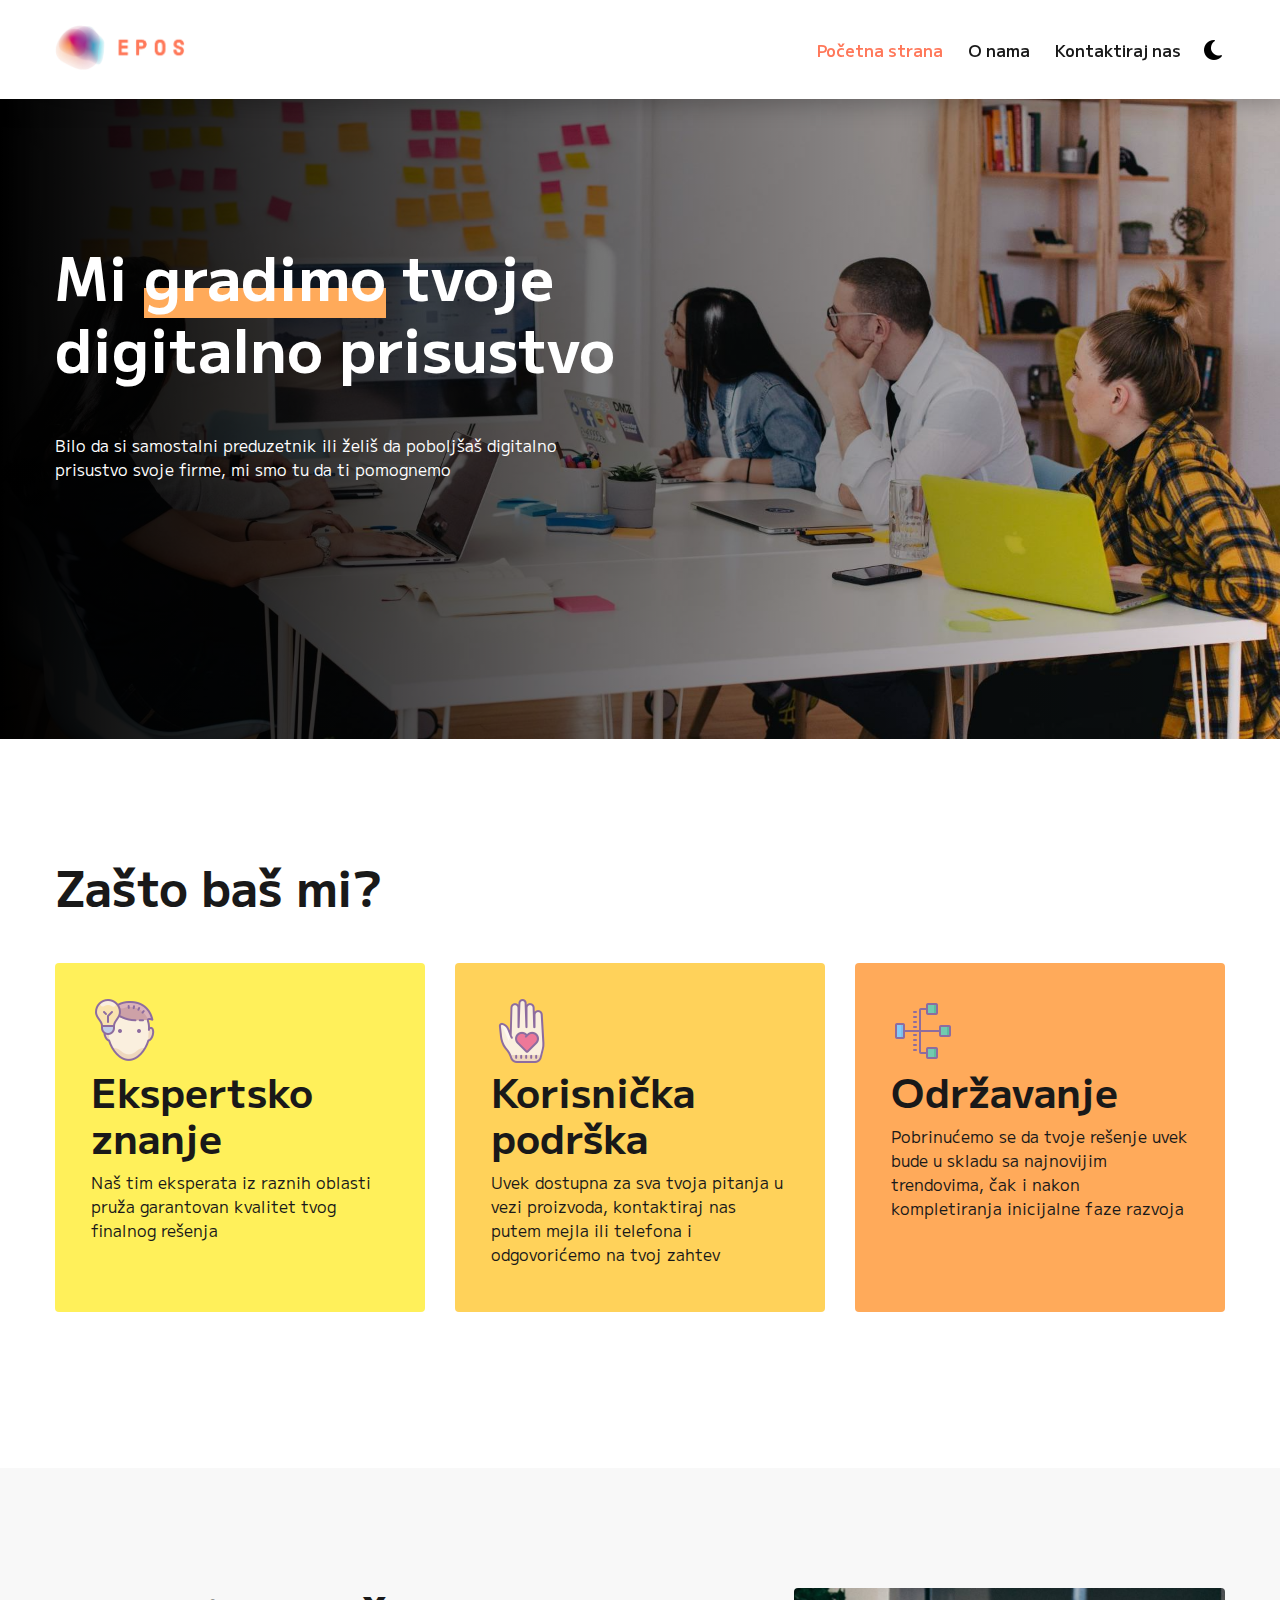
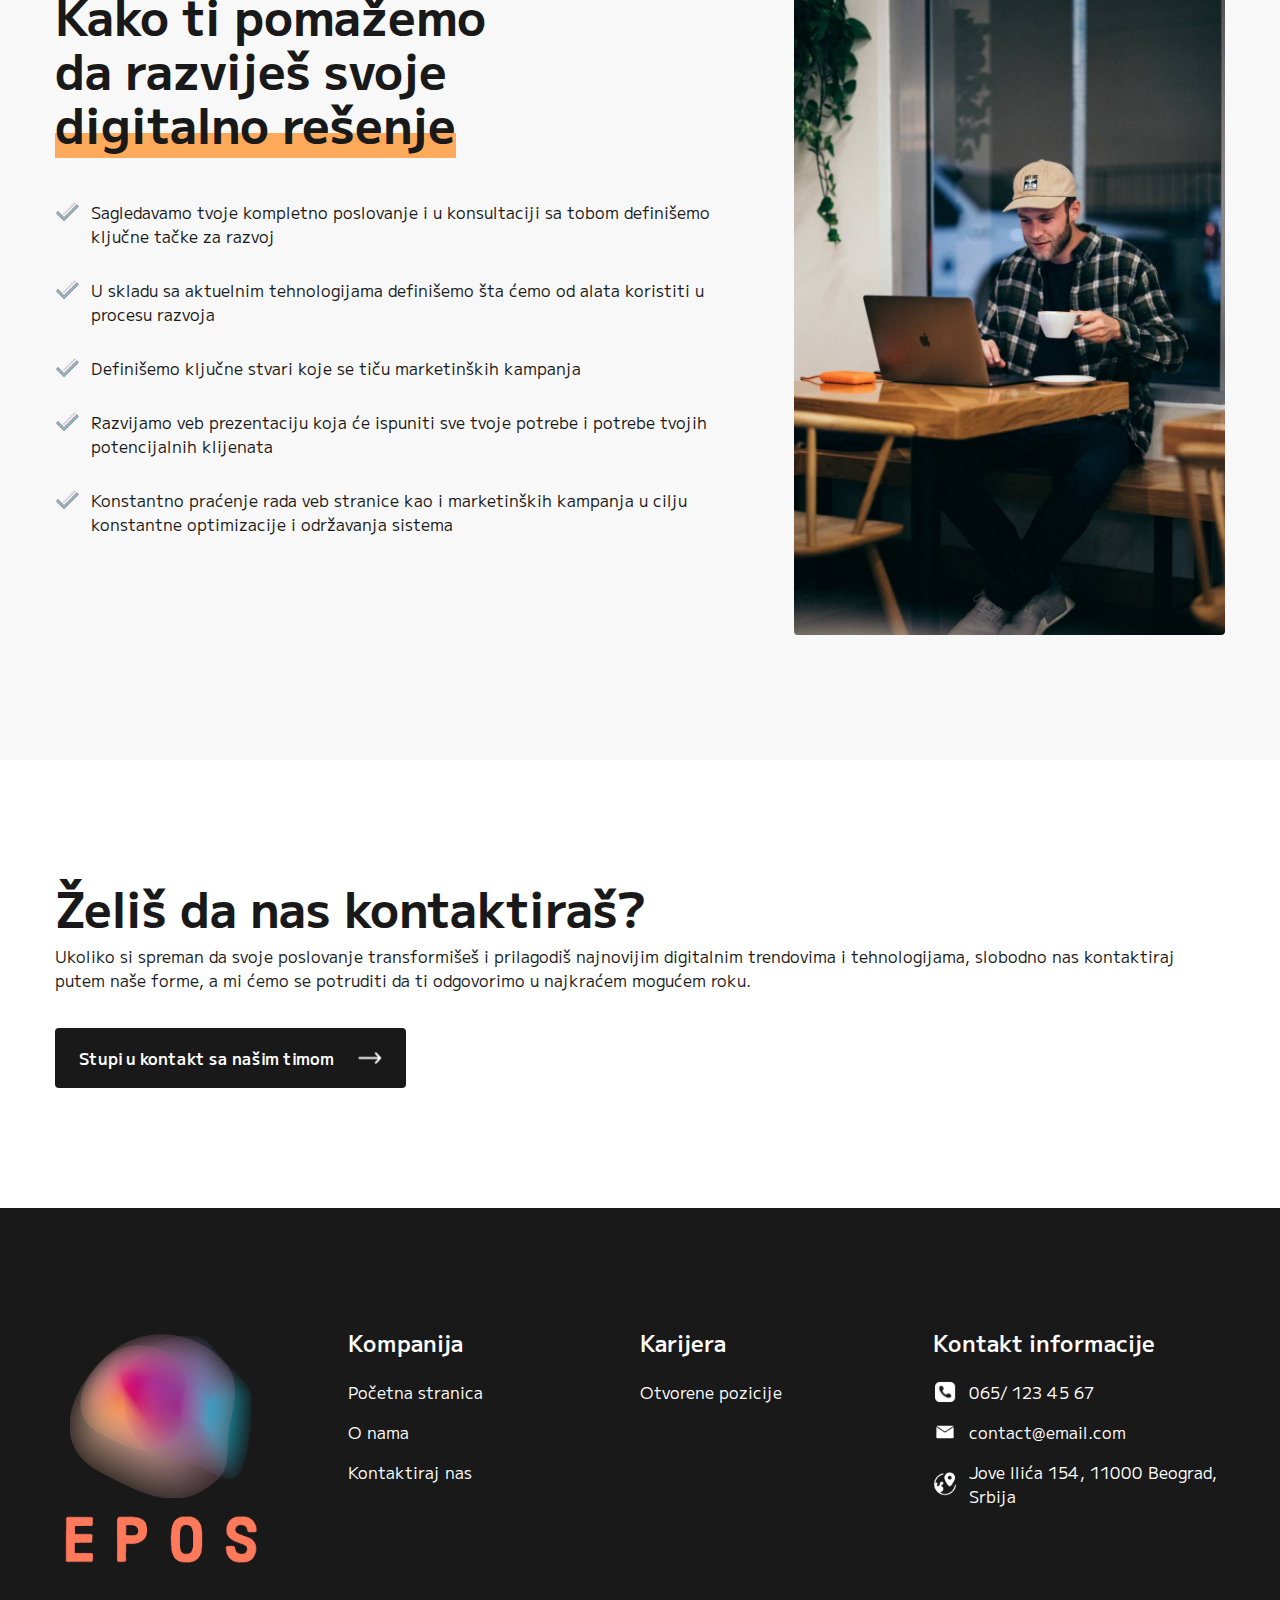
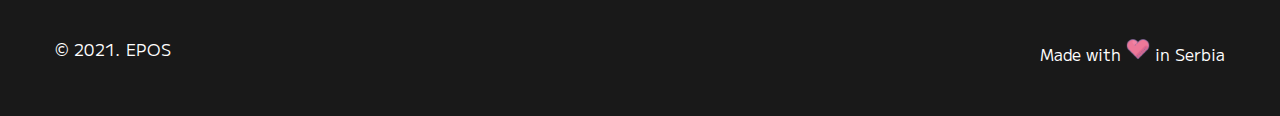
<file: index.html>
<!DOCTYPE html>
<html lang="sr">
<head>
    <meta charset="UTF-8">
    <meta http-equiv="X-UA-Compatible" content="IE=edge">
    <meta name="viewport" content="width=device-width, initial-scale=1.0">
    <title>Mi gradimo tvoje digitalno prisustvo</title>
    <meta name="description" content="Bilo da si samostalni preduzetnik ili želiš da poboljšaš digitalno prisustvo svoje firme, mi smo tu da ti pomognemo" />

    <!-- og: tags for social networks -->
    <meta property="og:title" content="Mi gradimo tvoje digitalno prisustvo" />
    <meta property="og:description" content="Bilo da si samostalni preduzetnik ili želiš da poboljšaš digitalno prisustvo svoje firme, mi smo tu da ti pomognemo" />
    <meta property="og:image" content="https://lyyka.github.io/epos-domaci/images/index-hero.jpg" />

    <link rel="stylesheet" href="./css/modules/contact-us.css" />
    <link rel="stylesheet" href="./css/modules/footer.css" />
    <link rel="stylesheet" href="./css/modules/navigation.css" />
    <link rel="stylesheet" href="./css/modules/hero.css" />
    <link rel="stylesheet" href="./css/modules/underline.css" />
    <link rel="stylesheet" href="./css/modules/scroll.css" />
    <link rel="stylesheet" href="./css/modules/why-us.css" />
    <link rel="stylesheet" href="./css/modules/dark-mode.css" />
    
    <link rel="stylesheet" href="./css/global.css" />
    <link rel="stylesheet" href="./css/colors.css" />

    <link rel="stylesheet" href="./css/pages/index.css" />
</head>
<body>
    <nav>
        <div id="navigation">
            <div id="navigation-inner-wrapper" class="container">
                <div>
                    <img class="navigation-logo" alt="logo" src="./images/logo-landscape.png" />
                </div>
                <div class="navigation-right-side">
                    <div class="navigation-links">
                        <a class="navigation-link text-eerie-black active" href="#">
                            Početna strana
                        </a>
                        <a class="navigation-link text-eerie-black" href="./pages/about.html">
                            O nama
                        </a>
                        <a class="navigation-link text-eerie-black" href="./pages/contact.html">
                            Kontaktiraj nas
                        </a>
                    </div>
                    <div class="view-mode-switch-wrapper">
                        <img 
                            class="view-mode-switch dark active"
                            src="./images/icons/do-not-disturb-black.png"
                            alt="Dark mode"
                        />
                        <img 
                            class="view-mode-switch light"
                            src="./images/icons/do-not-disturb-white.png"
                            alt="Light mode"
                        />
                    </div>
                </div>
                <div id="open-menu">
                    <div class="background-eerie-black"></div>
                    <div class="background-eerie-black"></div>
                </div>
            </div>
        </div>
    </nav>

    <main>
        <div class="hero">
            <div class="container">
                <div class="hero-content">
                    <h1 class="hero-title">Mi <span class="underline-primary">gradimo</span> tvoje digitalno prisustvo</h1>
                    <p>Bilo da si samostalni preduzetnik ili želiš da poboljšaš digitalno prisustvo svoje firme, mi smo tu da ti pomognemo</p>
                </div>
            </div>
        </div>

        <div class="section">
            <div class="container">
                <h2 class="section-title">Zašto baš mi?</h2>

                <div class="why-us-section-grid">
                    <div class="why-us-section-block background-corn">
                        <img 
                            src="./images/icons/lightbulb.png"
                            alt=""
                        />
                        <h3 class="is-dark--no-color-change">Ekspertsko znanje</h3>
                        <p class="is-dark--no-color-change">Naš tim eksperata iz raznih oblasti pruža garantovan kvalitet tvog finalnog rešenja</p>
                    </div>
    
                    <div class="why-us-section-block background-orange-yellow-crayola">
                        <img 
                            src="./images/icons/help.png"
                            alt=""
                        />
                        <h3 class="is-dark--no-color-change">Korisnička podrška</h3>
                        <p class="is-dark--no-color-change">Uvek dostupna za sva tvoja pitanja u vezi proizvoda, kontaktiraj nas putem mejla ili telefona i odgovorićemo na tvoj zahtev</p>
                    </div>
    
                    <div class="why-us-section-block background-rajah">
                        <img 
                            src="./images/icons/diagram.png"
                            alt=""
                        />
                        <h3 class="is-dark--no-color-change">Održavanje</h3>
                        <p class="is-dark--no-color-change">Pobrinućemo se da tvoje rešenje uvek bude u skladu sa najnovijim trendovima, čak i nakon kompletiranja inicijalne faze razvoja</p>
                    </div>
                </div>
            </div>
        </div>

        <div class="section grey">
            <div class="container">
                <div class="how-we-help-wrapper">
                    <div>
                        <h2 class="section-title">Kako ti pomažemo da razviješ svoje <span class="underline-primary">digitalno rešenje</span></h2>

                        <ul class="reset-list">
                            <li class="how-we-help-item">
                                <img 
                                    src="./images/icons/check.png"
                                />
                                <p>
                                    Sagledavamo tvoje kompletno poslovanje i u konsultaciji sa tobom definišemo ključne tačke za razvoj
                                </p>
                            </li>

                            <li class="how-we-help-item">
                                <img 
                                    src="./images/icons/check.png"
                                />
                                <p>
                                    U skladu sa aktuelnim tehnologijama definišemo šta ćemo od alata koristiti u procesu razvoja
                                </p>
                            </li>

                            <li class="how-we-help-item">
                                <img 
                                    src="./images/icons/check.png"
                                />
                                <p>
                                    Definišemo ključne stvari koje se tiču marketinških kampanja
                                </p>
                            </li>

                            <li class="how-we-help-item">
                                <img 
                                    src="./images/icons/check.png"
                                />
                                <p>
                                    Razvijamo veb prezentaciju koja će ispuniti sve tvoje potrebe i potrebe tvojih potencijalnih klijenata
                                </p>
                            </li>

                            <li class="how-we-help-item">
                                <img 
                                    src="./images/icons/check.png"
                                />
                                <p>
                                    Konstantno praćenje rada veb stranice kao i marketinških kampanja u cilju konstantne optimizacije i održavanja sistema
                                </p>
                            </li>
                        </ul>
                    </div>

                    <div class="how-we-help-image">
                        <img 
                            src="./images/index-how-we-help.jpg"
                            alt="Srecni ljudi"
                        />
                    </div>
                </div>
            </div>
        </div>

        <div class="section">
            <div class="container">
                <div class="ready-section-content">
                    <h2 class="section-title">
                        Želiš da nas kontaktiraš?
                    </h2>
                    <p class="section-subtitle">
                        Ukoliko si spreman da svoje poslovanje transformišeš i prilagodiš najnovijim digitalnim trendovima i tehnologijama, slobodno nas kontaktiraj putem naše forme, a mi ćemo se potruditi da ti odgovorimo u najkraćem mogućem roku.
                    </p>
                </div>
                <a href="./pages/contact.html" class="cta with-arrow background-eerie-black">
                    <span class="is-dark--no-color-change">
                        Stupi u kontakt sa našim timom
                    </span>
                    <img 
                        class="is-dark--hide"
                        src="./images/icons/right-arrow-regular-white.png"
                        alt=""
                    />
                    <img 
                        class="is-dark--show"
                        src="./images/icons/right-arrow-regular-black.png"
                        alt=""
                    />
                </a>
            </div>
        </div>

        <div id="scroll-to-top-button">
            <img 
                src="./images/icons/up-arrow-regular-black.png"
                alt=""
            />
        </div>
    </main>

    <footer>
        <div class="footer background-eerie-black">
            <div class="container">
                <div class="footer-wrapper">
                    <div>
                        <img 
                            class="footer-logo"
                            src='./images/logo.png'
                            alt="Logo"
                        />
                    </div>
                    <div>
                        <h5 class="footer-column-heading">
                            Kompanija
                        </h5>
                        <a href="#" class="footer-link">
                            Početna stranica
                        </a>
                        <a href="./pages/about.html" class="footer-link">
                            O nama
                        </a>
                        <a href="./pages/contact.html" class="footer-link">
                            Kontaktiraj nas
                        </a>
                    </div>
                    <div>
                        <h5 class="footer-column-heading">
                            Karijera
                        </h5>
                        <a href="./pages/open_positions.html" class="footer-link">
                            Otvorene pozicije
                        </a>
                    </div>
                    <div>
                        <h5 class="footer-column-heading">
                            Kontakt informacije
                        </h5>
                        <a href="tel:+381651234567" class="footer-link with-icon">
                            <img 
                                src='./images/icons/phone.png'
                                alt=""
                            />
                            <span>
                                065/ 123 45 67
                            </sp>
                        </a>
                        <a href="mailto:contact@email.com" class="footer-link with-icon">
                            <img 
                                src='./images/icons/email.png'
                                alt=""
                            />
                            <span>
                                contact@email.com
                            </span>
                        </a>
                        <a href="https://www.google.com/maps/place/Faculty+of+Organizational+Sciences/@44.7727146,20.4728464,17z/data=!4m5!3m4!1s0x475a70576248bf79:0xadaf5cff042d3bd0!8m2!3d44.7726584!4d20.4752276" target="_blank" class="footer-link with-icon">
                            <img 
                                src='./images/icons/location.png'
                                alt=""
                            />
                            <span>
                                Jove Ilića 154, 11000 Beograd, Srbija
                            </span>
                        </a>
                    </div>
                </div>
                <div class="footer-bottom">
                    <p class="footer-link">
                        © 2021. EPOS
                    </p>
                    <p class="footer-link">
                        Made with
                        <img 
                            id="heart-footer"
                            src="./images/icons/fire-heart.png"
                            alt=""
                        />
                        in Serbia
                    </p>
                </div>
            </div>
        </div>
    </footer>

    <script src="./js/modules/darkMode.js"></script>
    <script src="./js/modules/navigation.js"></script>
    <script src="./js/modules/scroll.js"></script>
</body>
</html>
</file>
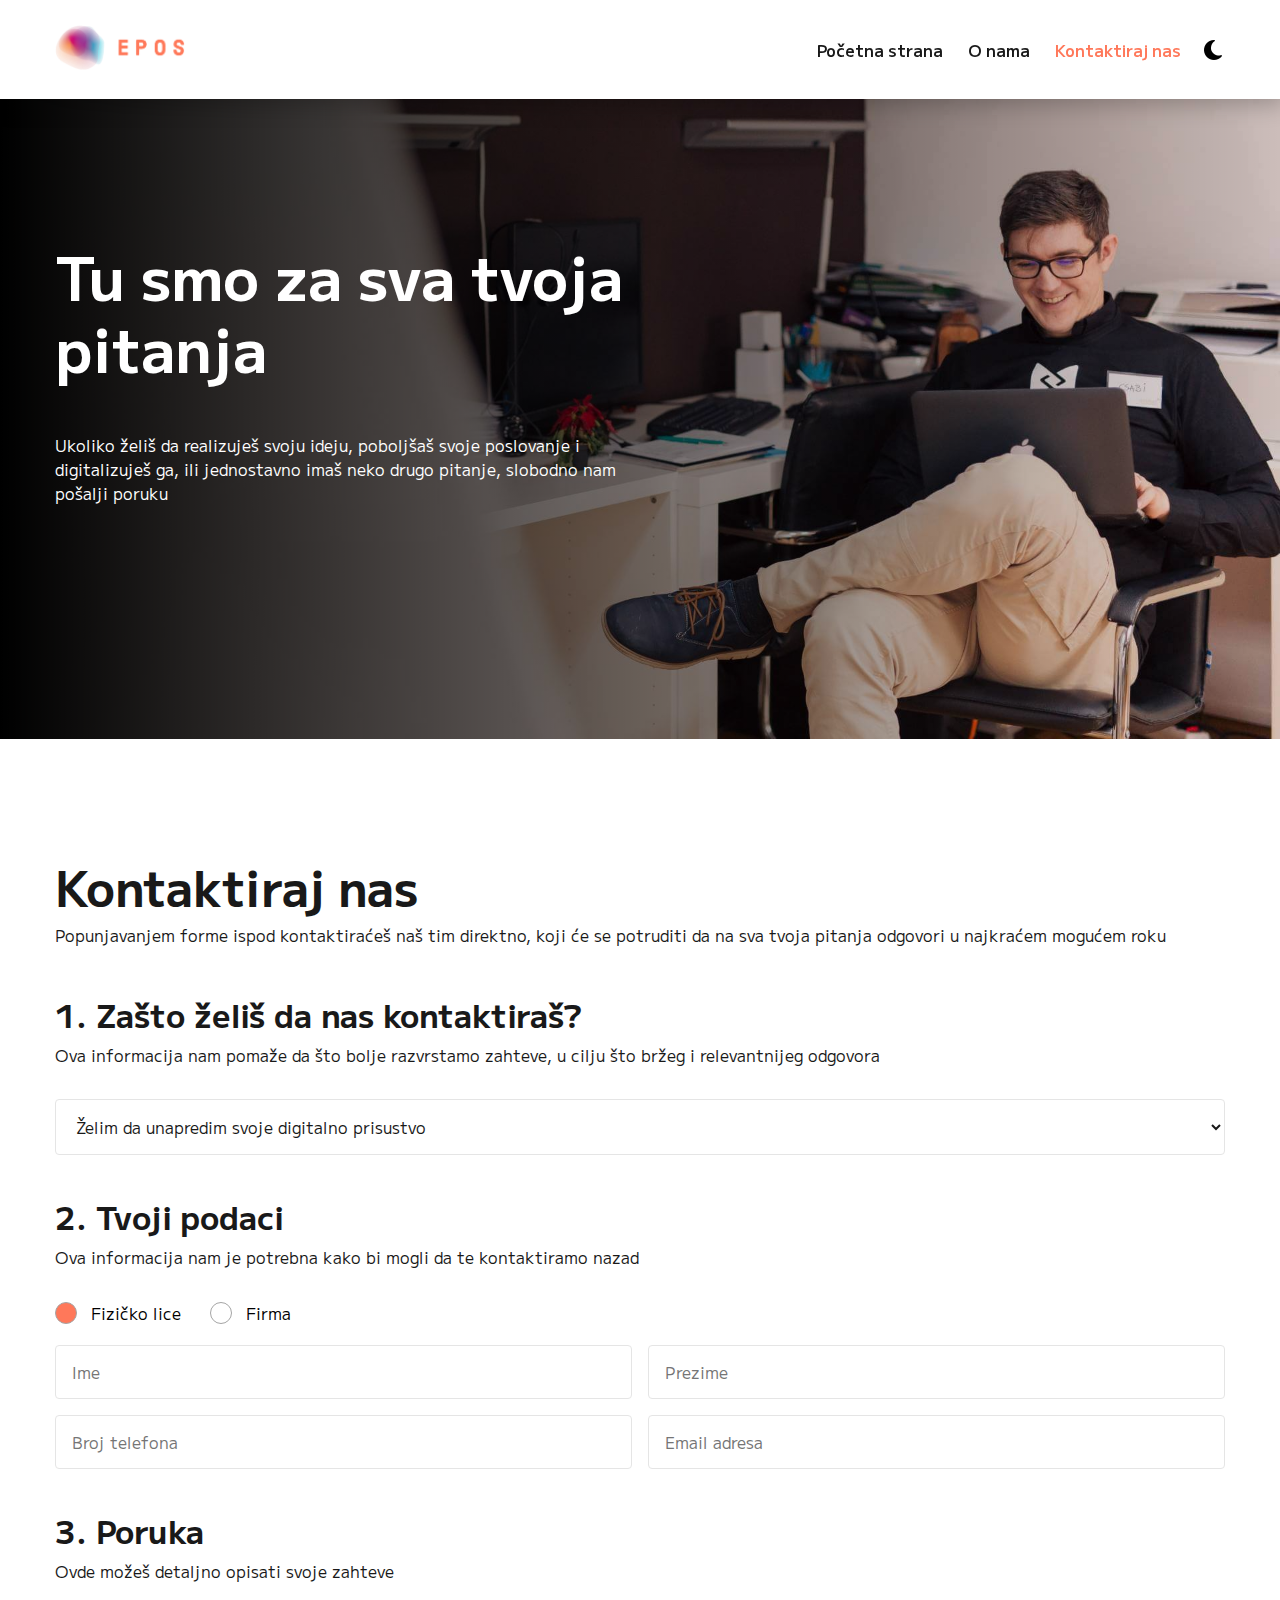
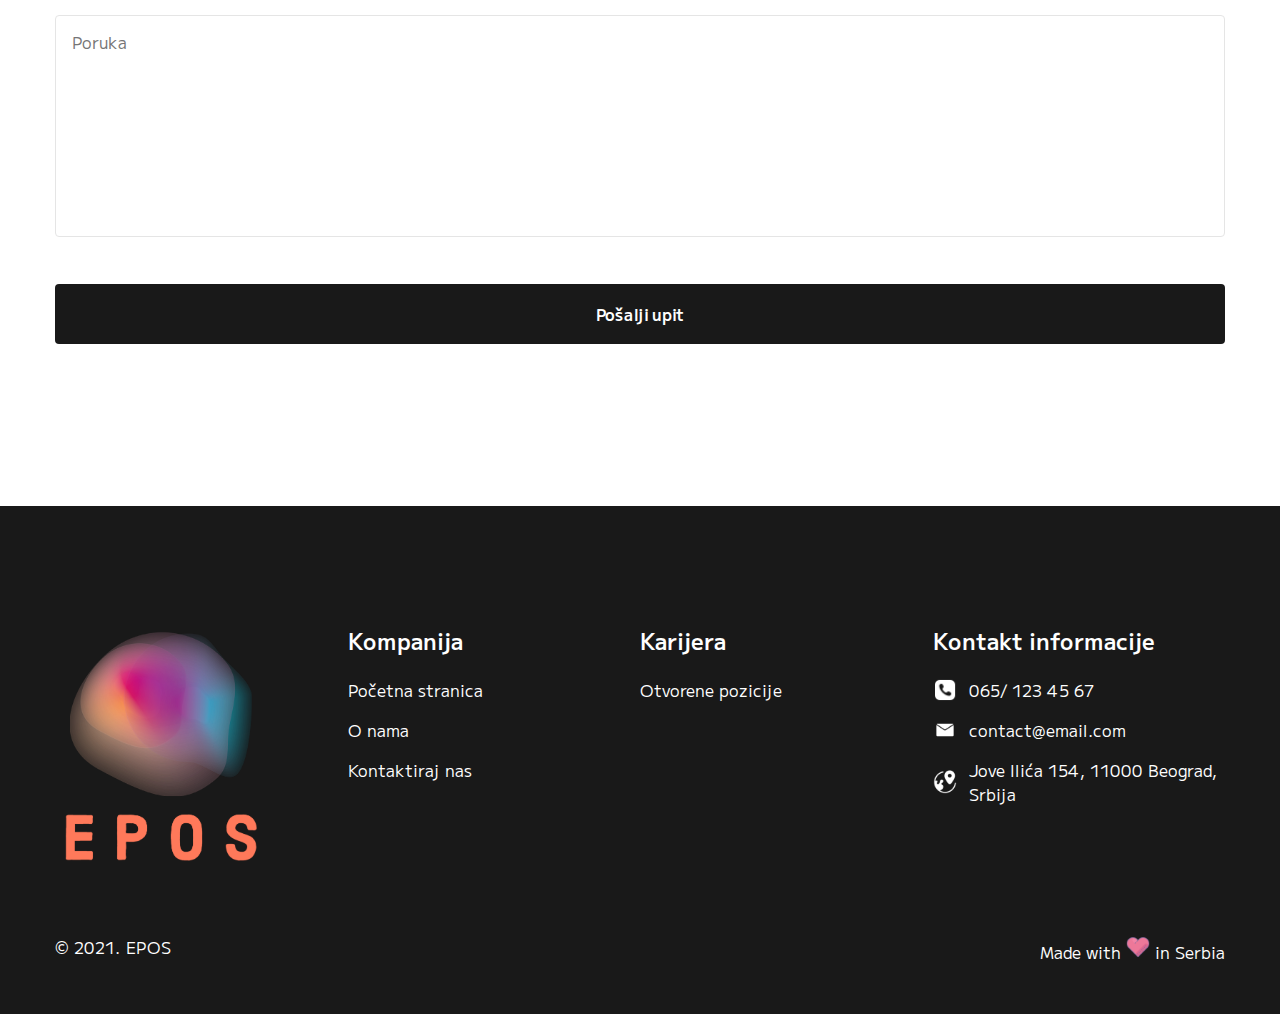
<file: pages/contact.html>
<!DOCTYPE html>
<html lang="sr">
<head>
    <meta charset="UTF-8">
    <meta http-equiv="X-UA-Compatible" content="IE=edge">
    <meta name="viewport" content="width=device-width, initial-scale=1.0">
    <title>Tu smo za sva tvoja pitanja | Kontakt</title>
    <meta name="description" content="Ukoliko želiš da realizuješ svoju ideju, poboljšaš svoje poslovanje i digitalizuješ ga, ili jednostavno imaš neko drugo pitanje, slobodno nam pošalji poruku" />

    <!-- og: tags for social networks -->
    <meta property="og:title" content="Kontaktiraj nas" />
    <meta property="og:description" content="Ukoliko želiš da realizuješ svoju ideju, poboljšaš svoje poslovanje i digitalizuješ ga, ili jednostavno imaš neko drugo pitanje, slobodno nam pošalji poruku" />
    <meta property="og:image" content="https://lyyka.github.io/epos-domaci/images/contact-us-hero.jpg" />

    <link rel="stylesheet" href="./../css/modules/contact-us.css" />
    <link rel="stylesheet" href="./../css/modules/footer.css" />
    <link rel="stylesheet" href="./../css/modules/navigation.css" />
    <link rel="stylesheet" href="./../css/modules/hero.css" />
    <link rel="stylesheet" href="./../css/modules/underline.css" />
    <link rel="stylesheet" href="./../css/modules/scroll.css" />
    <link rel="stylesheet" href="./../css/modules/dark-mode.css" />
    
    <link rel="stylesheet" href="./../css/global.css" />
    <link rel="stylesheet" href="./../css/colors.css" />

    <link rel="stylesheet" href="./../css/pages/contact.css" />
</head>
<body>
    <nav>
        <div id="navigation">
            <div id="navigation-inner-wrapper" class="container">
                <div>
                    <img class="navigation-logo" alt="logo" src="./../images/logo-landscape.png" />
                </div>
                <div class="navigation-right-side">
                    <div class="navigation-links">
                        <a class="navigation-link text-eerie-black" href="./../index.html">
                            Početna strana
                        </a>
                        <a class="navigation-link text-eerie-black" href="./../pages/about.html">
                            O nama
                        </a>
                        <a class="navigation-link text-eerie-black active" href="./../pages/contact.html">
                            Kontaktiraj nas
                        </a>
                    </div>
                    <div class="view-mode-switch-wrapper">
                        <img 
                            class="view-mode-switch dark active"
                            src="./../images/icons/do-not-disturb-black.png"
                            alt="Dark mode"
                        />
                        <img 
                            class="view-mode-switch light"
                            src="./../images/icons/do-not-disturb-white.png"
                            alt="Light mode"
                        />
                    </div>
                </div>
                <div id="open-menu">
                    <div class="background-eerie-black"></div>
                    <div class="background-eerie-black"></div>
                </div>
            </div>
        </div>
    </nav>

    <main>
        <div class="hero">
            <div class="container">
                <div class="hero-content">
                    <h1 class="hero-title">Tu smo za sva tvoja pitanja</h1>
                    <p>Ukoliko želiš da realizuješ svoju ideju, poboljšaš svoje poslovanje i digitalizuješ ga, ili jednostavno imaš neko drugo pitanje, slobodno nam pošalji poruku</p>
                </div>
            </div>
        </div>

        <div class="section">
            <div class="container">
                <h2 class="section-title">
                    Kontaktiraj nas
                </h2>
                <p class="section-subtitle">
                    Popunjavanjem forme ispod kontaktiraćeš naš tim direktno, koji će se potruditi da na sva tvoja pitanja odgovori u najkraćem mogućem roku
                </p>

                <form id="contact-form" method="GET" action="">
                    <div class="contact-form-section">
                        <h4>
                            1. Zašto želiš da nas kontaktiraš?
                        </h4>
                        <p>
                            Ova informacija nam pomaže da što bolje razvrstamo zahteve, u cilju što bržeg i relevantnijeg odgovora
                        </p>
                        <div class="input-group">
                            <select id="service_type" name="service_type" data-placeholder="Razlog za kontakt">
                                <option value="work" selected>Želim da unapredim svoje digitalno prisustvo</option>
                                <option value="careers">Želim da pošaljem upit u vezi otvorenih pozicija</option>
                                <option value="support">Korisnička podrška</option>
                                <option value="complaint">Žalba</option>
                                <option value="other">Drugo</option>
                            </select>

                            <a id="careers_service_type" class="contact-us-service-type-note" href="./open_positions.html">
                                Pogledaj sve otvorene pozicije u našoj kompaniji i saznaj kako da se prijaviš. 
                                <img 
                                    src="../images/icons/right-arrow-regular-black.png"
                                />
                            </a>
                        </div>
                    </div>

                    <div class="contact-form-section">
                        <h4>
                            2. Tvoji podaci
                        </h4>
                        <p>
                            Ova informacija nam je potrebna kako bi mogli da te kontaktiramo nazad
                        </p>

                        <div class="radio-group">
                            <label for="individual_type" class="custom-radio">
                                <input 
                                    type="radio"
                                    id="individual_type"
                                    name="individual_type"
                                    value="individual"
                                    data-placeholder="Tip"
                                    checked
                                />
                                <span>Fizičko lice</span>
                                <!-- <span class="radio-check"></span> -->
                            </label>
                            <label for="company_type" class="custom-radio">
                                <input 
                                    type="radio"
                                    id="company_type"
                                    name="individual_type"
                                    data-placeholder="Tip"
                                    value="company"
                                />
                                <span>Firma</span>
                                <!-- <span class="radio-check"></span> -->
                            </label>
                        </div>
                        <div class="input-grid grid--2">
                            <div>
                                <div class="input-group">
                                    <input 
                                        type="text"
                                        id="first_name"
                                        name="first_name"
                                        placeholder="Ime"
                                    />
                                </div>
                            </div>
                            <div>
                                <div class="input-group">
                                    <input 
                                        type="text"
                                        id="last_name"
                                        name="last_name"
                                        placeholder="Prezime"
                                    />
                                </div>
                            </div>
                        </div>
    
                        <div class="input-grid grid--2">
                            <div>
                                <div class="input-group">
                                    <input 
                                        type="text"
                                        id="phone_number"
                                        name="phone_number"
                                        placeholder="Broj telefona"
                                    />
                                </div>
                            </div>
                            <div>
                                <div class="input-group">
                                    <input 
                                        type="email"
                                        id="email"
                                        name="email"
                                        placeholder="Email adresa"
                                    />
                                </div>
                            </div>
                        </div>
    
                        <div id="contact-us-company-data" style="display: none;" class="input-grid grid--2">
                            <div>
                                <div class="input-group">
                                    <input 
                                        type="text"
                                        id="company_name"
                                        name="company_name"
                                        placeholder="Naziv kompanije"
                                    />
                                </div>
                            </div>
                            <div>
                                <div class="input-group">
                                    <input 
                                        type="text"
                                        id="pib"
                                        name="pib"
                                        placeholder="PIB"
                                    />
                                </div>
                            </div>
                        </div>
                    </div>

                    <div class="contact-form-section">
                        <h4>
                            3. Poruka
                        </h4>
                        <p>
                            Ovde možeš detaljno opisati svoje zahteve
                        </p>

    
                        <div class="input-group">
                            <textarea
                                rows="8"
                                id="message"
                                name="message"
                                placeholder="Poruka"
                            ></textarea>
                        </div>
                    </div>

                    <div class="contact-form-section">
                        <button id="contact-us-button" type="button" class="cta w-100 background-eerie-black">
                            Pošalji upit
                        </button>
                    </div>
                </form>

                <div style="display: none;" id="contact-form-success">
                    <h4 class="title">
                        Tvoji podaci su uspešno prosleđeni našem timu!
                        <img 
                            src="./../images/icons/success.png"
                        />
                    </h4>
                </div>
            </div>
        </div>

        <div id="scroll-to-top-button">
            <img 
                src="./../images/icons/up-arrow-regular-black.png"
                alt=""
            />
        </div>
    </main>

    <footer>
        <div class="footer background-eerie-black">
            <div class="container">
                <div class="footer-wrapper">
                    <div>
                        <img 
                            class="footer-logo"
                            src='./../images/logo.png'
                            alt="Logo"
                        />
                    </div>
                    <div>
                        <h5 class="footer-column-heading">
                            Kompanija
                        </h5>
                        <a href="./../index.html" class="footer-link">
                            Početna stranica
                        </a>
                        <a href="./../pages/about.html" class="footer-link">
                            O nama
                        </a>
                        <a href="./../pages/contact.html" class="footer-link">
                            Kontaktiraj nas
                        </a>
                    </div>
                    <div>
                        <h5 class="footer-column-heading">
                            Karijera
                        </h5>
                        <a href="./../pages/open_positions.html" class="footer-link">
                            Otvorene pozicije
                        </a>
                    </div>
                    <div>
                        <h5 class="footer-column-heading">
                            Kontakt informacije
                        </h5>
                        <a href="tel:+381651234567" class="footer-link with-icon">
                            <img 
                                src='./../images/icons/phone.png'
                                alt=""
                            />
                            <span>
                                065/ 123 45 67
                            </sp>
                        </a>
                        <a href="mailto:contact@email.com" class="footer-link with-icon">
                            <img 
                                src='./../images/icons/email.png'
                                alt=""
                            />
                            <span>
                                contact@email.com
                            </span>
                        </a>
                        <a href="https://www.google.com/maps/place/Faculty+of+Organizational+Sciences/@44.7727146,20.4728464,17z/data=!4m5!3m4!1s0x475a70576248bf79:0xadaf5cff042d3bd0!8m2!3d44.7726584!4d20.4752276" target="_blank" class="footer-link with-icon">
                            <img 
                                src='./../images/icons/location.png'
                                alt=""
                            />
                            <span>
                                Jove Ilića 154, 11000 Beograd, Srbija
                            </span>
                        </a>
                    </div>
                </div>
                <div class="footer-bottom">
                    <p class="footer-link">
                        © 2021. EPOS
                    </p>
                    <p class="footer-link">
                        Made with
                        <img 
                            id="heart-footer"
                            src="./../images/icons/fire-heart.png"
                            alt=""
                        />
                        in Serbia
                    </p>
                </div>
            </div>
        </div>
    </footer>

    <script src="https://code.jquery.com/jquery-3.6.0.min.js" integrity="sha256-/xUj+3OJU5yExlq6GSYGSHk7tPXikynS7ogEvDej/m4=" crossorigin="anonymous"></script>
    <script type="module" src="./../js/pages/contact.js"></script>

    <script src="./../js/modules/darkMode.js"></script>
    <script src="./../js/modules/navigation.js"></script>
    <script src="./../js/modules/scroll.js"></script>
</body>
</file>
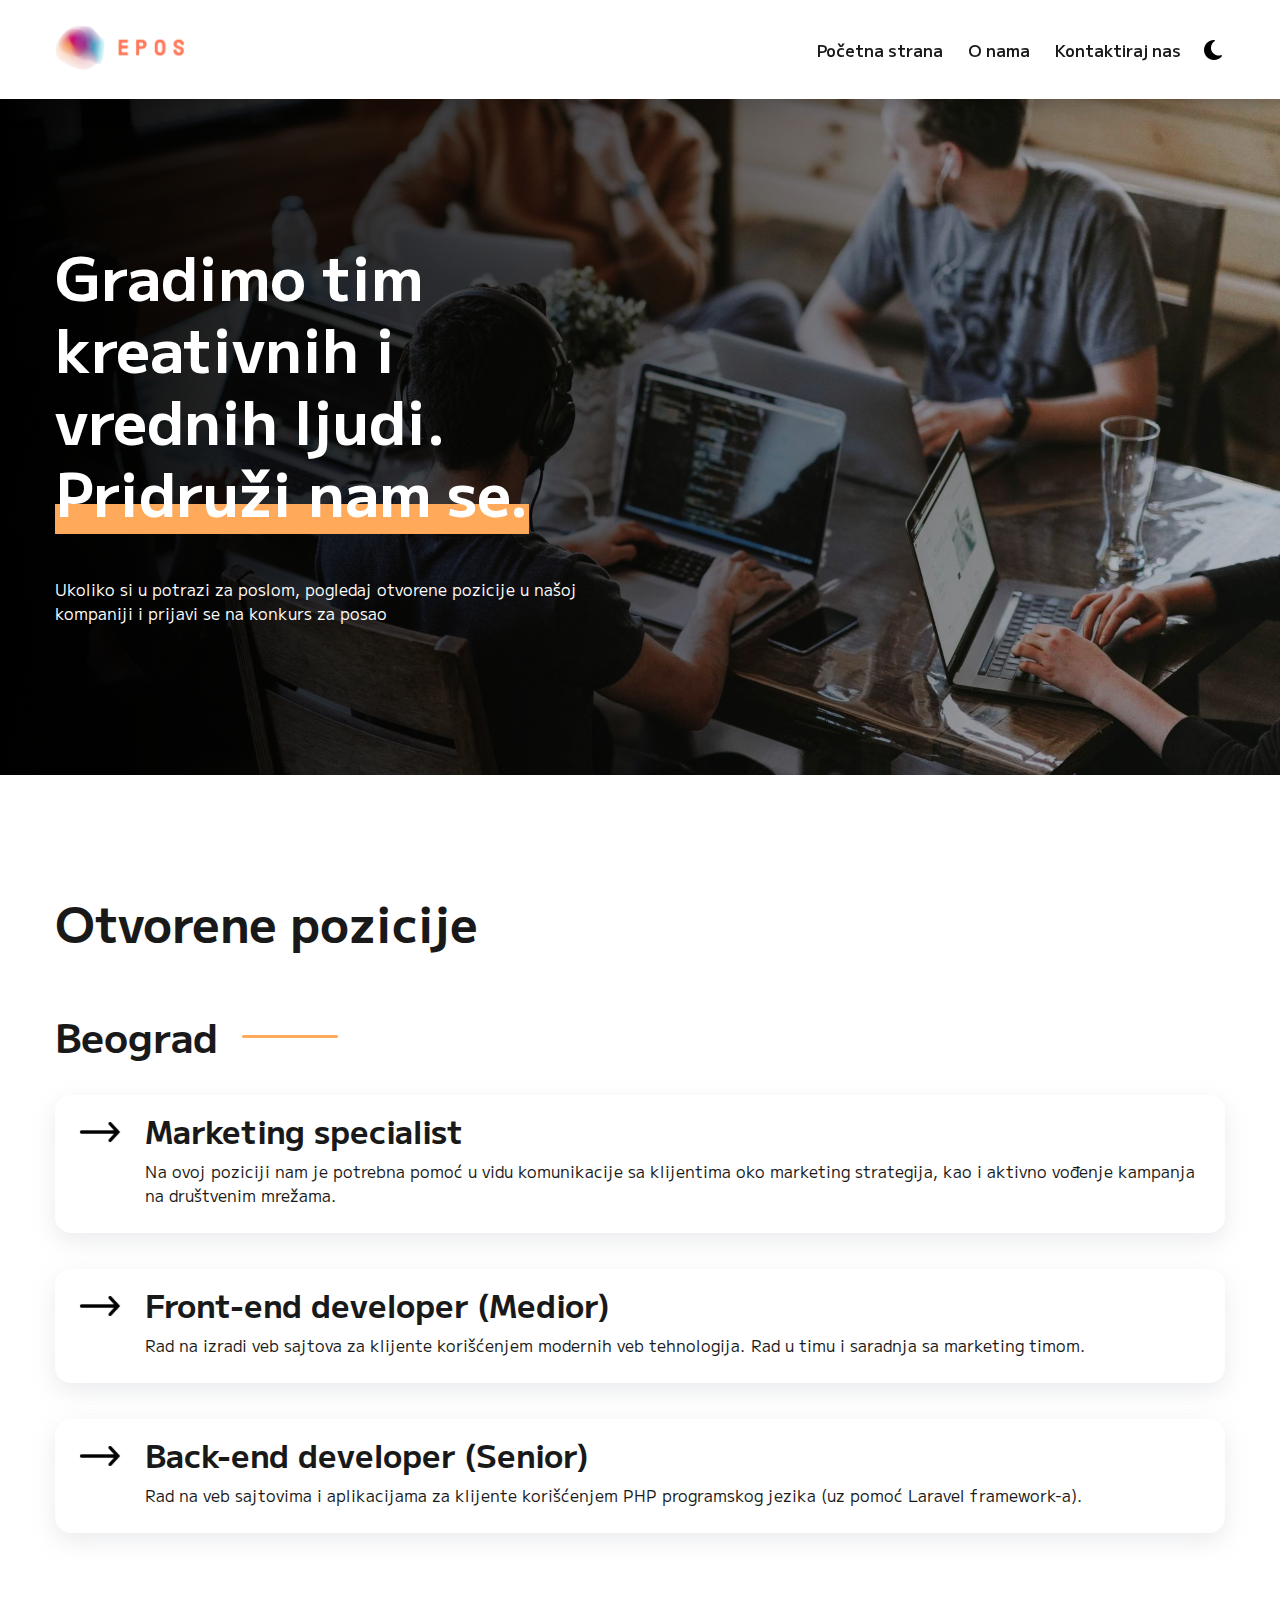
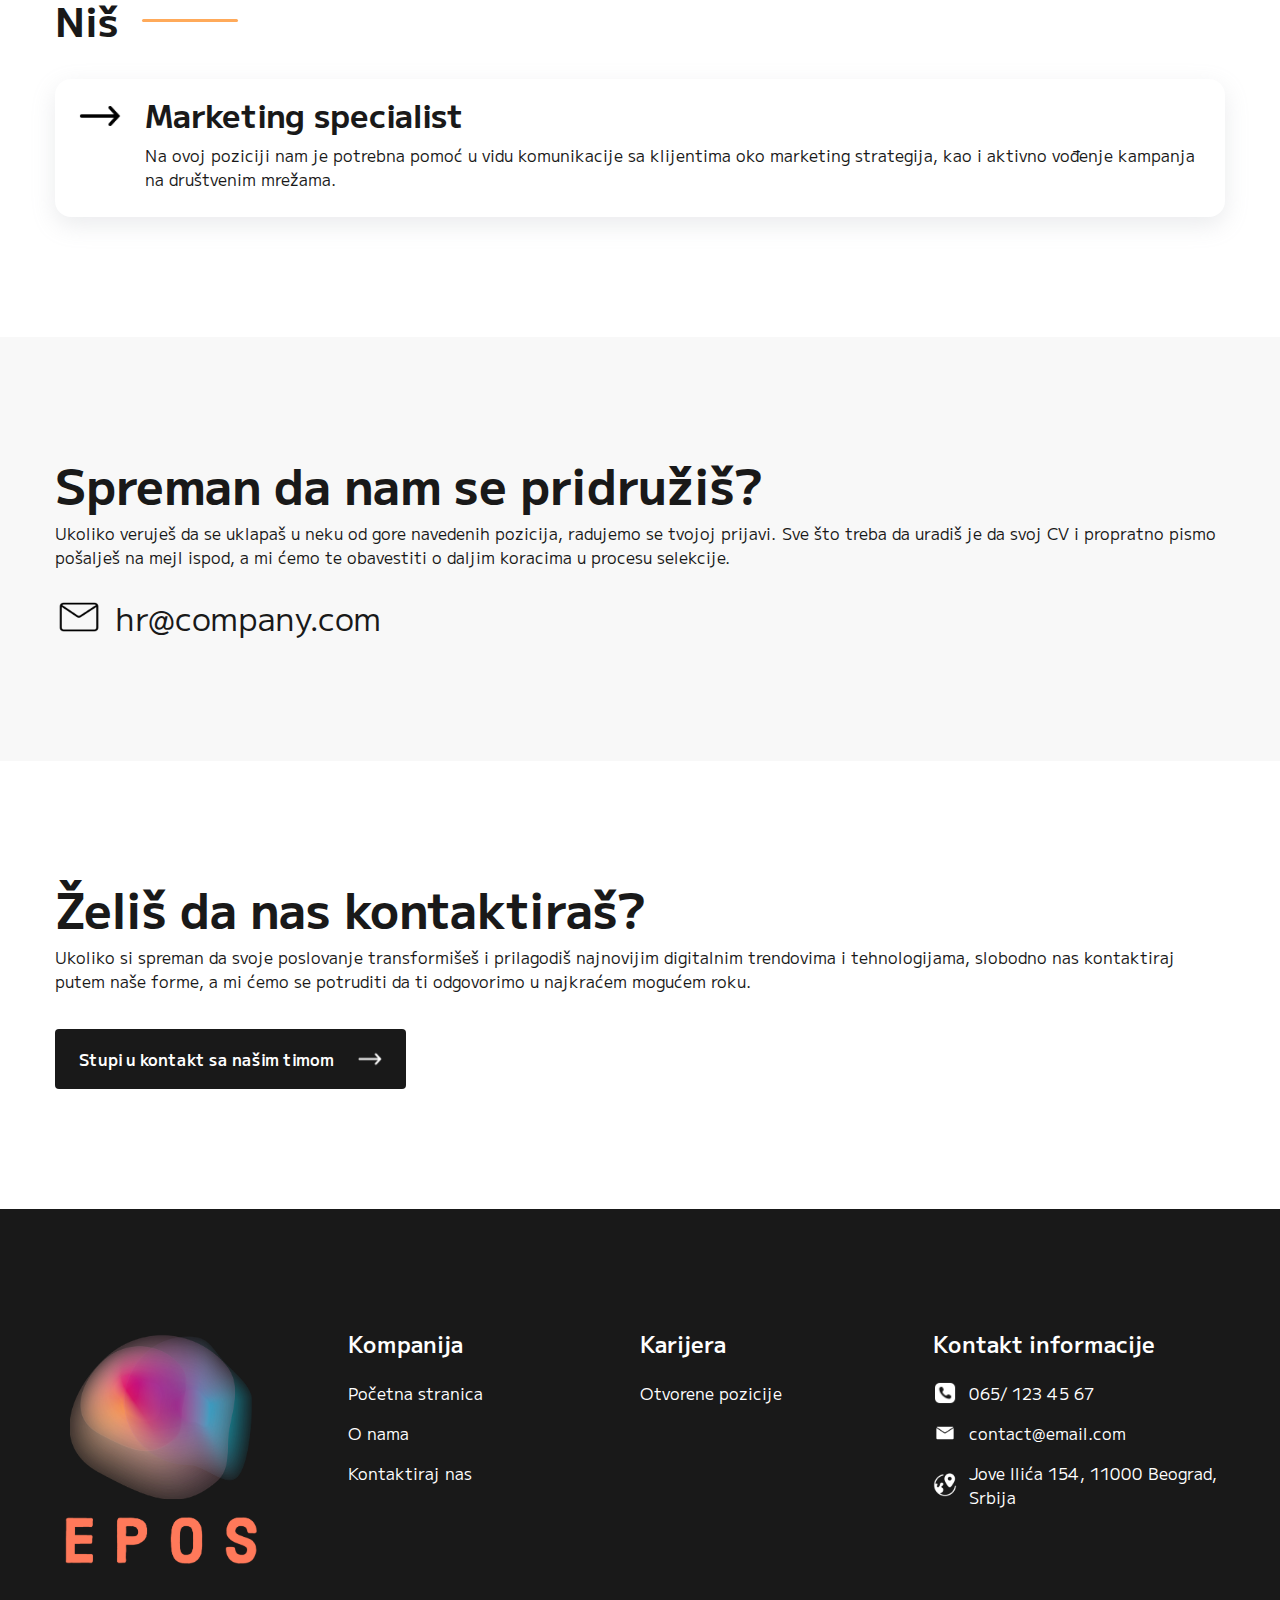
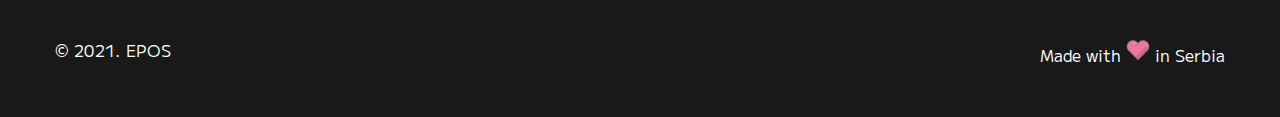
<file: pages/open_positions.html>
<!DOCTYPE html>
<html lang="sr">
<head>
    <meta charset="UTF-8">
    <meta http-equiv="X-UA-Compatible" content="IE=edge">
    <meta name="viewport" content="width=device-width, initial-scale=1.0">
    <title>Gradimo tim kreativnih i vrednih ljudi. Pridruži nam se. | Otvorene pozicije</title>
    <meta name="description" content="Ukoliko si u potrazi za poslom, pogledaj otvorene pozicije u našoj kompaniji i prijavi se na konkurs za posao" />

    <!-- og: tags for social networks -->
    <meta property="og:title" content="Otvorene pozicije" />
    <meta property="og:description" content="Ukoliko si u potrazi za poslom, pogledaj otvorene pozicije u našoj kompaniji i prijavi se na konkurs za posao" />
    <meta property="og:image" content="https://lyyka.github.io/epos-domaci/images/open-positions-hero.jpg" />

    <link rel="stylesheet" href="./../css/modules/contact-us.css" />
    <link rel="stylesheet" href="./../css/modules/footer.css" />
    <link rel="stylesheet" href="./../css/modules/navigation.css" />
    <link rel="stylesheet" href="./../css/modules/hero.css" />
    <link rel="stylesheet" href="./../css/modules/underline.css" />
    <link rel="stylesheet" href="./../css/modules/scroll.css" />
    <link rel="stylesheet" href="./../css/modules/dark-mode.css" />
    
    <link rel="stylesheet" href="./../css/global.css" />
    <link rel="stylesheet" href="./../css/colors.css" />

    <link rel="stylesheet" href="./../css/pages/open_positions.css" />
</head>
<body>
    <nav>
        <div id="navigation">
            <div id="navigation-inner-wrapper" class="container">
                <div>
                    <img class="navigation-logo" alt="logo" src="./../images/logo-landscape.png" />
                </div>
                <div class="navigation-right-side">
                    <div class="navigation-links">
                        <a class="navigation-link text-eerie-black" href="./../index.html">
                            Početna strana
                        </a>
                        <a class="navigation-link text-eerie-black" href="./../pages/about.html">
                            O nama
                        </a>
                        <a class="navigation-link text-eerie-black" href="./../pages/contact.html">
                            Kontaktiraj nas
                        </a>
                    </div>
                    <div class="view-mode-switch-wrapper">
                        <img 
                            class="view-mode-switch dark active"
                            src="./../images/icons/do-not-disturb-black.png"
                            alt="Dark mode"
                        />
                        <img 
                            class="view-mode-switch light"
                            src="./../images/icons/do-not-disturb-white.png"
                            alt="Light mode"
                        />
                    </div>
                </div>
                <div id="open-menu">
                    <div class="background-eerie-black"></div>
                    <div class="background-eerie-black"></div>
                </div>
            </div>
        </div>
    </nav>

    <main>
        <div class="hero">
            <div class="container">
                <div class="hero-content">
                    <h1 class="hero-title">Gradimo tim kreativnih i vrednih ljudi. <span class="underline-primary">Pridruži nam se.</span></h1>
                    <p>Ukoliko si u potrazi za poslom, pogledaj otvorene pozicije u našoj kompaniji i prijavi se na konkurs za posao</p>
                </div>
            </div>
        </div>

        <div class="section">
            <div class="container">
                <h2 class="section-title">
                    Otvorene pozicije
                </h2>

                <div class="open-position-group">
                    <h3 class="open-position-location-title">
                        Beograd
                    </h3>
                    <div class="open-position-card">
                        <img 
                            src="./../images/icons/right-arrow-regular-black.png"
                        />
                        <div>
                            <h4 class="open-position-card-title">
                                Marketing specialist
                            </h4>
                            <p class="open-position-card-description">
                                Na ovoj poziciji nam je potrebna pomoć u vidu komunikacije sa klijentima oko marketing strategija, kao i aktivno vođenje kampanja na društvenim mrežama.
                            </p>
                            <div class="open-position-card-content">
                                <ul class="reset-list">
                                    <li>
                                        Dobre veštine komunikacije sa klijentima
                                    </li>
                                    <li>
                                        Poznavanje alata za kreiranje marketinških kampanja na Facebook-u i Instagramu
                                    </li>
                                    <li>
                                        Poznavanje Google Analytics alata
                                    </li>
                                    <li>
                                        Poznavanje Microsoft Office paketa
                                    </li>
                                </ul>
                            </div>
                        </div>
                    </div>
                    <div class="open-position-card">
                        <img 
                            src="./../images/icons/right-arrow-regular-black.png"
                        />
                        <div>
                            <h4 class="open-position-card-title">
                                Front-end developer (Medior)
                            </h4>
                            <p class="open-position-card-description">
                                Rad na izradi veb sajtova za klijente korišćenjem modernih veb tehnologija. Rad u timu i saradnja sa marketing timom.
                            </p>
                            <div class="open-position-card-content">
                                <ul class="reset-list">
                                    <li>
                                        Poznavanje HTML-a
                                    </li>
                                    <li>
                                        Poznavanje CSS-a
                                    </li>
                                    <li>
                                        Poznavanje SCSS-a
                                    </li>
                                    <li>
                                        Poznavanje Javascript-a
                                    </li>
                                    <li>
                                        Osnovno znanje o VueJS framework-u
                                    </li>
                                    <li>
                                        Osnovno poznavanje alata WebPack
                                    </li>
                                </ul>
                            </div>
                        </div>
                    </div>
                    <div class="open-position-card">
                        <img 
                            src="./../images/icons/right-arrow-regular-black.png"
                        />
                        <div>
                            <h4 class="open-position-card-title">
                                Back-end developer (Senior)
                            </h4>
                            <p class="open-position-card-description">
                                Rad na veb sajtovima i aplikacijama za klijente korišćenjem PHP programskog jezika (uz pomoć Laravel framework-a).
                            </p>
                            <div class="open-position-card-content">
                                <ul class="reset-list">
                                    <li>
                                        Poznavanje PHP programskog jezika
                                    </li>
                                    <li>
                                        Napredno poznavanje Laravel PHP framework-a
                                    </li>
                                    <li>
                                        Napredan rad sa MySQL bazom podatka
                                    </li>
                                    <li>
                                        Osnovno poznavanje Linux operativnih sistema i linux komandi
                                    </li>
                                    <li>
                                        Razumevanje REST API-a
                                    </li>
                                </ul>
                            </div>
                        </div>
                    </div>
                </div>

                <div class="open-position-group">
                    <h3 class="open-position-location-title">
                        Niš
                    </h3>
                    <div class="open-position-card">
                        <img 
                            src="./../images/icons/right-arrow-regular-black.png"
                        />
                        <div>
                            <h4 class="open-position-card-title">
                                Marketing specialist
                            </h4>
                            
                            <p class="open-position-card-description">
                                Na ovoj poziciji nam je potrebna pomoć u vidu komunikacije sa klijentima oko marketing strategija, kao i aktivno vođenje kampanja na društvenim mrežama.
                            </p>

                            <div class="open-position-card-content">
                                <ul class="reset-list">
                                    <li>
                                        Dobre veštine komunikacije sa klijentima
                                    </li>
                                    <li>
                                        Poznavanje alata za kreiranje marketinških kampanja na Facebook-u i Instagramu
                                    </li>
                                    <li>
                                        Poznavanje Google Analytics alata
                                    </li>
                                    <li>
                                        Poznavanje Microsoft Office paketa
                                    </li>
                                </ul>
                            </div>
                        </div>
                    </div>
                </div>
            </div>
        </div>

        <div class="section grey">
            <div class="container">
                <h2 class="section-title">
                    Spreman da nam se pridružiš?
                </h2>
                <p class="section-subtitle">
                    Ukoliko veruješ da se uklapaš u neku od gore navedenih pozicija, radujemo se tvojoj prijavi. Sve što treba da uradiš je da svoj CV i propratno pismo pošalješ na mejl ispod, a mi ćemo te obavestiti o daljim koracima u procesu selekcije.
                </p>
                <a href="mailto:hr@company.com" class="join-us-section-contact">
                    <img 
                        src='./../images/icons/email-black.png'
                        alt=""
                    />
                    hr@company.com
                </a>
            </div>
        </div>

        <div class="section">
            <div class="container">
                <div class="ready-section-content">
                    <h2 class="section-title">
                        Želiš da nas kontaktiraš?
                    </h2>
                    <p class="section-subtitle">
                        Ukoliko si spreman da svoje poslovanje transformišeš i prilagodiš najnovijim digitalnim trendovima i tehnologijama, slobodno nas kontaktiraj putem naše forme, a mi ćemo se potruditi da ti odgovorimo u najkraćem mogućem roku.
                    </p>
                </div>
                <a href="./../pages/contact.html" class="cta with-arrow background-eerie-black">
                    <span class="is-dark--no-color-change">
                        Stupi u kontakt sa našim timom
                    </span>
                    <img 
                        class="is-dark--hide"
                        src="./../images/icons/right-arrow-regular-white.png"
                        alt=""
                    />
                    <img 
                        class="is-dark--show"
                        src="./../images/icons/right-arrow-regular-black.png"
                        alt=""
                    />
                </a>
            </div>
        </div>

        <div id="scroll-to-top-button">
            <img 
                src="./../images/icons/up-arrow-regular-black.png"
                alt=""
            />
        </div>
    </main>

    <footer>
        <div class="footer background-eerie-black">
            <div class="container">
                <div class="footer-wrapper">
                    <div>
                        <img 
                            class="footer-logo"
                            src='./../images/logo.png'
                            alt="Logo"
                        />
                    </div>
                    <div>
                        <h5 class="footer-column-heading">
                            Kompanija
                        </h5>
                        <a href="./../index.html" class="footer-link">
                            Početna stranica
                        </a>
                        <a href="./../pages/about.html" class="footer-link">
                            O nama
                        </a>
                        <a href="./../pages/contact.html" class="footer-link">
                            Kontaktiraj nas
                        </a>
                    </div>
                    <div>
                        <h5 class="footer-column-heading">
                            Karijera
                        </h5>
                        <a href="./../pages/open_positions.html" class="footer-link">
                            Otvorene pozicije
                        </a>
                    </div>
                    <div>
                        <h5 class="footer-column-heading">
                            Kontakt informacije
                        </h5>
                        <a href="tel:+381651234567" class="footer-link with-icon">
                            <img 
                                src='./../images/icons/phone.png'
                                alt=""
                            />
                            <span>
                                065/ 123 45 67
                            </sp>
                        </a>
                        <a href="mailto:contact@email.com" class="footer-link with-icon">
                            <img 
                                src='./../images/icons/email.png'
                                alt=""
                            />
                            <span>
                                contact@email.com
                            </span>
                        </a>
                        <a href="https://www.google.com/maps/place/Faculty+of+Organizational+Sciences/@44.7727146,20.4728464,17z/data=!4m5!3m4!1s0x475a70576248bf79:0xadaf5cff042d3bd0!8m2!3d44.7726584!4d20.4752276" target="_blank" class="footer-link with-icon">
                            <img 
                                src='./../images/icons/location.png'
                                alt=""
                            />
                            <span>
                                Jove Ilića 154, 11000 Beograd, Srbija
                            </span>
                        </a>
                    </div>
                </div>
                <div class="footer-bottom">
                    <p class="footer-link">
                        © 2021. EPOS
                    </p>
                    <p class="footer-link">
                        Made with
                        <img 
                            id="heart-footer"
                            src="./../images/icons/fire-heart.png"
                            alt=""
                        />
                        in Serbia
                    </p>
                </div>
            </div>
        </div>
    </footer>

    <script src="./../js/modules/darkMode.js"></script>
    <script src="./../js/modules/navigation.js"></script>
    <script src="./../js/modules/scroll.js"></script>
    <script src="./../js/pages/open_positions.js"></script>
</body>
</html>
</file>
<file: css/modules/contact-us.css>
/*
    Ready section
*/

.ready-section-content {
    margin-bottom: 36px;
}
</file>
<file: css/modules/footer.css>
.footer {
    padding: 120px 0 40px 0;
}

.footer a {
    color: white;
    text-decoration: none;
}

.footer-logo {
    max-height: 240px;
}

.footer .footer-link {
    color: white;
    text-decoration: none;
    display: block;
    transition: all 0.3s ease-in-out;
}

.footer .footer-wrapper .footer-link + .footer-link {
    margin-top: 16px;
}

.footer .footer-wrapper .footer-link:hover {
    transform: translateX(2px);
}

.footer .footer-link.with-icon {
    display: flex;
    align-items: center;
}

.footer .footer-link.with-icon img {
    margin-right: 12px;
    height: 24px;
}

.footer-wrapper {
    display: grid;
    grid-template-columns: 1fr 1fr 1fr 1fr;
    grid-template-rows: 1fr;
}

.footer-wrapper .footer-column-heading {
    font-size: 22px;
    line-height: 28px;
    color: white;
    font-weight: 600;
    margin-bottom: 24px;
}

.footer-bottom {
    margin-top: 64px;
    display: flex;
    justify-content: space-between;
    color: white;
}

#heart-footer {
    height: 24px;
}

@media screen and (max-width: 768px) {
    .footer-logo {
        display: block;
        margin: 0 auto;
    }

    .footer-bottom {
        margin-top: 0;
    }

    .footer-wrapper {
        grid-template-columns: 1fr;
    }

    .footer-wrapper > div {
        margin-bottom: 81px;
    }
}

@media screen and (max-width: 476px) {
    .footer-bottom {
        flex-direction: column;
    }
}
</file>
<file: css/modules/navigation.css>
nav {
    position: -webkit-sticky;
    position: sticky;
    top: 0;
    left: 0;
    z-index: 100;
}

#navigation {
    transition: all 0.3s ease-in-out;
    background-color: white;
    padding: 24px 0;
    -webkit-box-shadow: 0px 1px 21px 5px rgba(0,0,0,0.23); 
    box-shadow: 0px 1px 21px 5px rgba(0,0,0,0.23);
}

#navigation-inner-wrapper {
    display: flex;
    justify-content: space-between;
    align-items: center;
}

.navigation-logo {
    height: 46px;
}

.navigation-right-side {
    display: flex;
    align-items: center;
}

.view-mode-switch-wrapper {
    margin-left: 20px;
    display: inline-flex;
    align-items: center;
}

.view-mode-switch {
    display: none;
    cursor: pointer;
}

.view-mode-switch.active {
    display: inline-block;
}

.navigation-link {
    display: inline-block;
    text-decoration: none;
    font-size: 16px;
    font-weight: 600;
    transition: all 0.15s ease-in-out;
}

.navigation-link:hover {
    transform: translateY(-2px);
}

.navigation-link.active {
    color: #ff785aff !important;
}

.navigation-link + .navigation-link {
    margin-left: 20px;
}

#open-menu {
    display: none;
}

#open-menu:hover {
    cursor: pointer;
}

#open-menu div {
    height: 2px;
    width: 32px;
    border-radius: 3000px;
    transition: all 0.1s ease-in-out;
}

#open-menu div + div {
    margin-top: 8px;
}

#open-menu.active > div:first-of-type {
    transform: rotate(45deg);
}

#open-menu.active div:last-of-type {
    transform: rotate(-45deg) translateX(8px) translateY(-6px);
}

@media screen and (max-width: 576px) {
    #open-menu {
        display: block;
    }

    .navigation-links {
        position: absolute;
        top: 100%;
        left: 0;
        width: 100%;
        display: none;
        background-color: white;
        padding: 16px 20px;

        box-shadow: 0px 7px 22px -11px rgba(0,0,0,0.92);
        flex-direction: column;
    }

    .navigation-link + .navigation-link {
        margin-left: 0;
        margin-top: 20px;
    }

    .navigation-links.active {
        display: flex;
    }
}
</file>
<file: css/modules/hero.css>
/*
    Style for hero sections
*/

.hero {
    min-height: 640px;
    padding: 140px 0;
    background-position: center;
    background-size: cover;
    background-repeat: no-repeat;
}

.hero .hero-content {
    width: 570px;
    max-width: 100%;
}

.hero .hero-title {
    color: white;
    font-size: 60px;
    line-height: 72px;
    margin-bottom: 50px;
}

.hero .hero-title + p {
    color: white;
}

@media screen and (max-width: 576px) {
    .hero .hero-title {
        font-size: 48px;
        line-height: 60px;
        margin-bottom: 25px;
    }
}

@media screen and (max-width: 376px) {
    .hero {
        min-height: 420px;
        padding: 80px 0;
    }
    .hero .hero-title {
        font-size: 40px;
        line-height: 52px;
        margin-bottom: 25px;
    }
}
</file>
<file: css/modules/underline.css>
.underline-primary {
    background: #ffaa5aff;
    background: linear-gradient(0deg, #ffaa5aff 0%, #ffaa5aff 35%, rgba(255,255,255,0) 35%, rgba(201,0,255,0) 100%);    
}
</file>
<file: css/modules/scroll.css>
#scroll-to-top-button {
    cursor: pointer;
    position: fixed;
    bottom: 30px;
    right: 30px;
    z-index: 9999;
    opacity: 0;
    transform: translateY(100px);
    transition: all .5s ease;

    border-radius: 3000px;
    background-color: #191919ff;
    padding: 8px;
    border: 1px solid white;
    width: 45px;
    height: 45px;
    display: flex;
    justify-content: center;
    align-items: center;
}

#scroll-to-top-button img {
    height: 24px;
}

#scroll-to-top-button.white {
    opacity: 1;
    transform: translateY(0);
}

#scroll-to-top-button.show {
    opacity: 1;
    transform: translateY(0);
}
</file>
<file: css/modules/why-us.css>
/*
    Why us?
*/

.why-us-section-grid {
    display: grid;
    grid-template-columns: 1fr 1fr 1fr;
    grid-template-rows: 1fr;
    grid-gap: 30px;
}

.why-us-section-block {   
    padding: 36px;
    max-width: 100%;
    margin-bottom: 36px;
    border-radius: 4px;
}

@media screen and (max-width: 991px) {
    .why-us-section-grid {
        grid-template-columns: 1fr;
    }

    .why-us-section-block {   
        padding: 24px;
    }
}

@media screen and (max-width: 576px) {
    .why-us-section-block {   
        padding: 16px;
    }
}
</file>
<file: css/modules/dark-mode.css>
/* Elements to be / not to be visible only in dark mode */
.is-dark--show {
    display: none;
}

body.is-dark .is-dark--show {
    display: unset;
}

body.is-dark .is-dark--hide {
    display: none;
}

/* Try to recolor all text within sections, except the one that is specified not to be changed on dark mode */

body.is-dark .section {
    background: #191919ff;
}

body.is-dark .section *:not(.is-dark--no-color-change):not(input):not(select):not(option):not(textarea) {
    color: white;
}

/* Recolor navbar */

body.is-dark #navigation {
    background: #191919ff;
}

body.is-dark .navigation-links {
    background: #191919ff !important;
}

body.is-dark #navigation * {
    color: white;
}

body.is-dark #open-menu div {
    background: white !important;
}

/* Recolor cta buttons */

body.is-dark .section a.cta {
    color: #191919ff !important;
    background: white;
}

body.is-dark .section button.cta {
    background: #ff785aff;
}

/* Recolor form elements */
body.is-dark .custom-radio input[type="radio"] {
    background-color: #191919ff !important;
}
</file>
<file: css/global.css>
/*
    Font settings
*/
@import url('https://fonts.googleapis.com/css2?family=M+PLUS+2:wght@400;500;600&display=swap');

/*
    General style
*/

* {
    box-sizing: border-box;
    font-family: 'M PLUS 2', sans-serif;
}

html, body {
    padding: 0;
    margin: 0;
    scroll-behavior: smooth;
}

img {
    max-width: 100%;
}

h1,
h2,
h3,
h4,
h5,
h6 {
    color: #191919ff;
    margin-top: 0;
    margin-bottom: 10px;
}

h2 {
    font-size: 48px;
    line-height: 54px;
}

h3 {
    font-size: 40px;
    line-height: 46px; 
}

h4 {
    font-size: 32px;
    line-height: 38px;
}

@media screen and (max-width: 991px) {
    h2 {
        font-size: 40px;
        line-height: 46px;
    }

    h3 {
        font-size: 32px;
        line-height: 38px;
    }

    h4 {
        font-size: 24px;
        line-height: 30px;
    }
}

@media screen and (max-width: 376px) {
    h2 {
        font-size: 36px;
        line-height: 42px;
    }

    h3 {
        font-size: 32px;
        line-height: 38px;
    }
}

p {
    display: flex;
    align-items: center;
    color: #191919ff;
    margin-top: 0;
    font-size: 16px;
    line-height: 24px;
    margin-bottom: 10px;
}

a {
    color: #191919ff;
    display: inline-flex;
    align-items: center;
    transition: all 0.3s ease-in-out;
}

a img {
    height: 24px;
}

a:hover {
    color: #ff785aff;
}

a.no-underline {
    text-decoration: none;
}

ul.reset-list {
    padding: 0;
    margin: 0;
    list-style-type: none;
}

.centered {
    text-align: center;
}

/*
    Style the container for width
*/

.container {
    margin: 0 auto;
    width: 1170px;
    max-width: 100%;
}

@media screen and (max-width: 1170px) {
    .container {
        padding: 0 20px;
    }
}

/*
    Style for regular sections
*/
.section {
    padding: 120px 0;
    background: white;
    transition: all 0.3s ease-in-out;
}

.section.grey {
    background: #f8f8f8;
}

.section-title {
    margin-bottom: 50px;
}

.section-title + .section-subtitle {
    margin-top: -40px;
}

@media screen and (max-width: 576px) {
    .section {
        padding: 40px 0;
    }

    .section-title {
        margin-bottom: 30px;
    }

    .section-title + .section-subtitle {
        margin-top: -20px;
    }
}

/*
    Call to action
*/
a.cta, button.cta {
    padding: 18px 24px;
    color: white;
    border-radius: 4px;
    text-decoration: none;
    font-weight: 600;
    font-size: 16px;
    line-height: 24px;
    display: inline-block;
}

a.cta:hover, button.cta:hover {
    text-decoration: none;
}

button.cta {
    border: 0;
}

button.cta:hover {
    cursor: pointer;
}

a.cta.w-100, button.cta.w-100 {
    width: 100%;
}

a.cta.with-arrow, button.cta.with-arrow {
    display: inline-flex;
    align-items: center;
}

a.cta.with-arrow img, button.cta.with-arrow img {
    height: 24px;
    margin-left: 24px;
}

@media screen and (max-width: 576px) {
    a.cta, button.cta {
        padding: 12px 18px;
    }

    a.cta.with-arrow img, button.cta.with-arrow img {
        height: 24px;
        margin-left: 12px;
    }
}

/* Input fields */
.input-grid {
    display: grid;
    grid-template-rows: 1fr;
    grid-gap: 16px;
}

.input-grid.grid--2 {
    grid-template-columns: 1fr 1fr;
}

.input-grid + .input-grid, .input-grid + .input-group {
    margin-top: 16px;
}

@media screen and (max-width: 768px) {
    .input-grid.grid--2 {
        grid-template-columns: 1fr;
    }
}

.input-group input, .input-group textarea, .input-group select {
    padding: 14px 16px;
    border-radius: 4px;
    border: 1px solid #e5e5e5;
    color: #191919ff;
    outline: none;
    transition: all 0.3s ease;
    width: 100%;
    max-width: 100%;
    font-size: 16px;
    line-height: 24px;
    background: white;
}

.input-group textarea {
    resize: none;
}

.input-group p.error {
    margin-top: 8px;
    display: none;
}

.input-group input:focus, .input-group textarea:focus {
    border: 1px solid #ffaa5aff;
}

.input-group input.invalid, .input-group textarea.invalid, .input-group select.invalid {
    border: 1px solid red;
}

.input-group + .input-group, .input-group + .input-grid {
    margin-top: 16px;
}

.radio-group {
    margin: 16px 0;
}

.custom-radio {
    display: inline-flex;
    align-items: center;
    margin-right: 24px;
}

.custom-radio:hover {
    cursor: pointer;
}

.custom-radio input[type="radio"] {
    /* Add if not using autoprefixer */
    -webkit-appearance: none;
    appearance: none;
    /* For iOS < 15 to remove gradient background */
    background-color: #fff;
    /* Not removed via appearance */
    margin: 0;
}

.custom-radio input[type="radio"]::before {
    content: "";
    display: block;
    height: 20px;
    width: 20px;
    border: 1px solid #a5a5a5;
    border-radius: 3000px;
    cursor: pointer;
}

.custom-radio input[type="radio"]:checked::before {
    background: #ff785aff;
}

.custom-radio:hover > input[type="radio"]:not(:checked)::before {
    background: #ff785a4c;
}

.custom-radio span {
    margin-left: 14px;
}
</file>
<file: css/colors.css>
.text-corn {
    color: #fff05aff;
}
.text-orange-yellow-crayola {
    color: #ffd25aff;
}
.text-rajah {
    color: #ffaa5aff;
}
.text-outrageous-orange {
    color: #ff785aff;
}
.text-eerie-black {
    color: #191919ff;
}

.background-corn {
    background-color: #fff05aff;
}
.background-orange-yellow-crayola {
    background-color: #ffd25aff;
}
.background-rajah {
    background-color: #ffaa5aff;
}
.background-outrageous-orange {
    background-color: #ff785aff;
}
.background-eerie-black {
    background-color: #191919ff;
}
</file>
<file: css/pages/index.css>
.hero {
    background-image: linear-gradient(90deg, rgba(0,0,0,1) 0%, rgba(0,0,0,0) 100%), url('./../../images/index-hero.jpg');
    background-position: top;
}

@media screen and (max-width: 991px) {
    .hero {
        background-position: left;
    }
}

@media screen and (max-width: 576px) {
    .hero {
        background-image: linear-gradient(90deg, rgba(0,0,0,0.8) 0%, rgba(0,0,0,0.5) 70%, rgba(0,0,0,0) 100%), url('./../../images/index-hero.jpg');
    }
}

/*
    How we help
*/
.how-we-help-wrapper {
    display: flex;
    justify-content: space-between;
    align-items: flex-start;
}

.how-we-help-wrapper .section-title {
    width: 480px;
}

.how-we-help-wrapper > .how-we-help-image {
    margin-left: 36px;
}

.how-we-help-wrapper > .how-we-help-image img {
    border-radius: 4px;
    max-height: 920px;
}

.how-we-help-wrapper .how-we-help-item {
    display: flex;
    margin-bottom: 20px;
}

.how-we-help-wrapper .how-we-help-item img {
    height: 24px;
    margin-right: 12px;
}

@media screen and (max-width: 991px) {
    .how-we-help-wrapper {
        flex-direction: column;
    }

    .how-we-help-wrapper .section-title {
        width: 100%;
    }

    .how-we-help-wrapper > .how-we-help-image {
        margin-left: 0;
        width: 100%;
    }

    .how-we-help-wrapper > .how-we-help-image img {
        width: 100%;
        height: 640px;
        object-fit: cover;
    }
}

@media screen and (max-width: 576px) {
    .how-we-help-wrapper > .how-we-help-image img {
        height: 480px;
    }
}
</file>
<file: css/pages/contact.css>
.hero {
    background-image: linear-gradient(90deg, rgba(0,0,0,1) 0%, rgba(0,0,0,0) 100%), url('./../../images/contact-us-hero.jpg');
    background-position: left;
}

@media screen and (max-width: 991px) {
    .hero {
        background-position: right;
    }
}

@media screen and (max-width: 576px) {
    .hero {
        background-image: linear-gradient(90deg, rgba(0,0,0,0.8) 0%, rgba(0,0,0,0.5) 70%, rgba(0,0,0,0) 100%), url('./../../images/contact-us-hero.jpg');
    }
}

#contact-form {
    margin-top: 48px;
}

.contact-form-section {
    margin-bottom: 42px;
}

.contact-form-section > h4 + p {
    margin-bottom: 32px;
}

.contact-us-service-type-note {
    display: none;
    margin-top: 12px;
}

.contact-us-service-type-note img {
    margin-left: 24px;
}

#contact-form-success {
    margin-top: 48px;
    padding: 20px;
    box-shadow: rgba(149, 157, 165, 0.2) 0px 8px 24px;
    border-radius: 16px;
}

#contact-form-success .title {
    display: flex;
    align-items: center;
}

#contact-form-success .title img {
    height: 36px;
    margin-left: 16px;
}
</file>
<file: css/pages/open_positions.css>
.hero {
    background-image: linear-gradient(90deg, rgba(0,0,0,1) 0%, rgba(0,0,0,0) 100%), url('./../../images/open-positions-hero.jpg');
    background-position: center;
}

@media screen and (max-width: 991px) {
    .hero {
        background-position: right;
    }
}

@media screen and (max-width: 576px) {
    .hero {
        background-image: linear-gradient(90deg, rgba(0,0,0,0.8) 0%, rgba(0,0,0,0.5) 70%, rgba(0,0,0,0) 100%), url('./../../images/open-positions-hero.jpg');
    }
}

/*Open position  cards*/
.open-position-group {
    margin-top: 64px;
}

.open-position-location-title {
    display: flex;
    align-items: center;
}

.open-position-location-title:after {
    content: "";
    width: 96px;
    height: 3px;
    border-radius: 3000px;
    background-color: #ffaa5aff;
    margin-left: 24px;
}

.open-position-location-title img {
    height: 38px;
    margin-right: 12px;
}

.open-position-card {
    padding: 16px 24px;
    border-radius: 16px;
    margin-top: 36px;
    box-shadow: rgba(149, 157, 165, 0.2) 0px 8px 24px;
    display: flex;
    align-items: flex-start;
    transition: all 0.3s ease-in-out;
}

.open-position-card img {
    margin-right: 24px;
    height: 42px;
}

.open-position-card:hover {
    cursor: pointer;
    background-color: #ffaa5a4c;
}

.open-position-card .open-position-card-content {
    display: none;
}

.open-position-card .open-position-card-content.visible {
    display: block;
}

.open-position-card .open-position-card-content li {
    display: flex;
    align-items: center;
}

.open-position-card .open-position-card-content li:before {
    content: "";
    display: inline-block;
    min-height: 8px;
    min-width: 8px;
    border-radius: 3000px;
    background: #ffd25aff;
    margin-right: 12px;
}

@media screen and (max-width: 476px) {
    .open-position-card img {
        margin-right: 8px;
        height: 28px;
    }
}

@media screen and (max-width: 320px) {
    .open-position-location-title:after {
        width: 48px;
    }
}

/*Join us*/
.join-us-section-contact {
    display: flex;
    align-items: center;
    font-size: 32px;
    line-height: 48px;
    margin-top: 24px;
    color: #191919ff;
    text-decoration: none;
}

.join-us-section-contact img {
    margin-right: 12px;
    height: 48px;
}

@media screen and (max-width: 768px) {
    .join-us-section-contact {
        font-size: 26px;
        line-height: 42px;
    }

    .join-us-section-contact img {
        height: 42px;
    }
}

@media screen and (max-width: 476px) {
    .join-us-section-contact {
        font-size: 22px;
        line-height: 38px;
    }

    .join-us-section-contact img {
        margin-right: 6px;
        height: 38px;
    }
}
</file>
